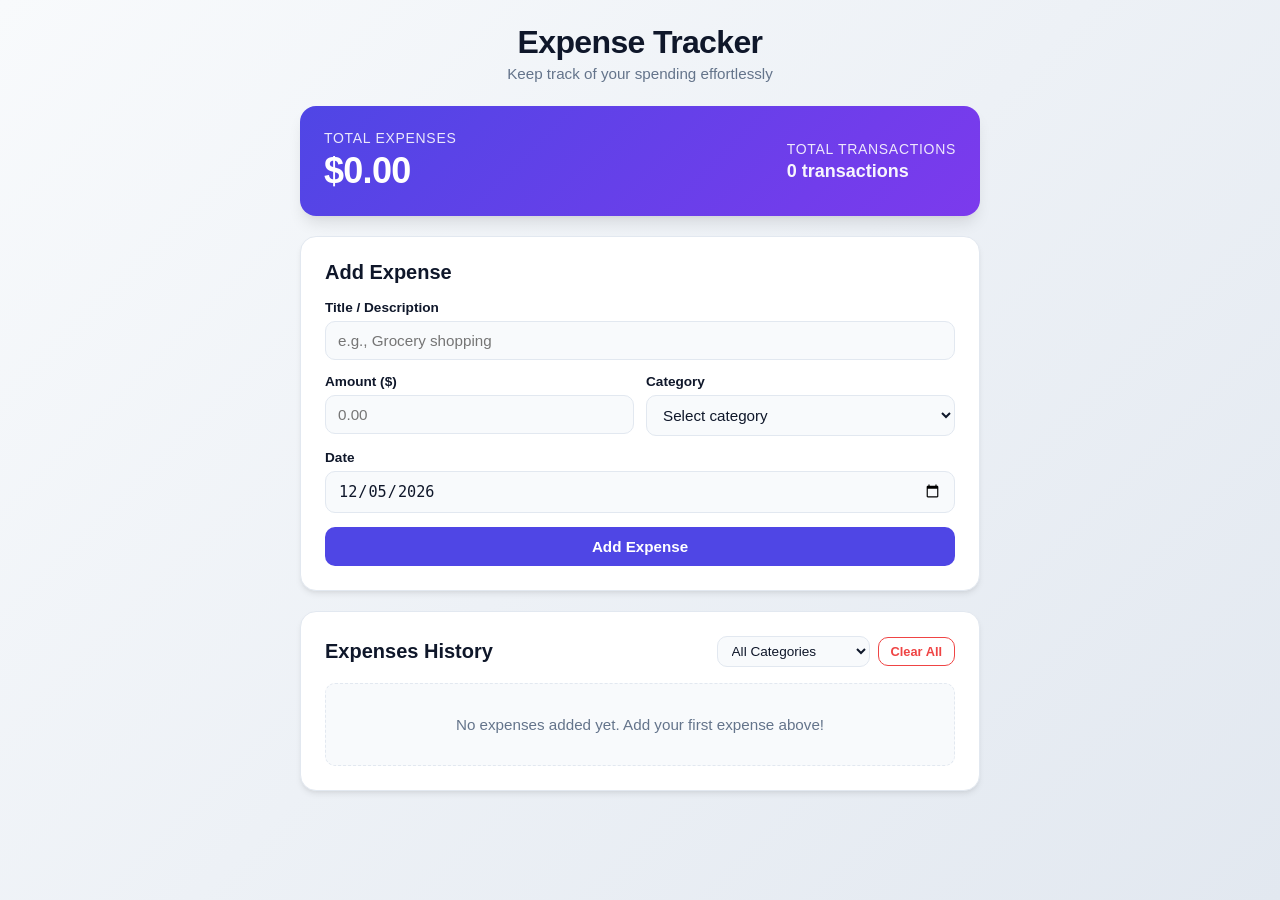
<file: index.html>
<!DOCTYPE html>
<html lang="en">
<head>
  <meta charset="UTF-8" />
  <meta name="viewport" content="width=device-width, initial-scale=1.0" />
  <title>Expense Tracker</title>
  <link rel="stylesheet" href="style.css" />
</head>
<body>
  <div class="app-container">
    <header class="app-header">
      <h1>Expense Tracker</h1>
      <p class="subtitle">Keep track of your spending effortlessly</p>
    </header>

    <main class="dashboard">
      <!-- Total Summary Card -->
      <section class="summary-card" aria-label="Expenses Overview">
        <div class="summary-item">
          <span class="summary-label">Total Expenses</span>
          <span id="total-amount" class="summary-value">$0.00</span>
        </div>
        <div class="summary-item">
          <span class="summary-label">Total Transactions</span>
          <span id="total-count" class="summary-count">0 items</span>
        </div>
      </section>

      <!-- Add Expense Form -->
      <section class="card form-card">
        <h2>Add Expense</h2>
        <form id="expense-form" novalidate>
          <div class="form-group">
            <label for="expense-title">Title / Description</label>
            <input
              type="text"
              id="expense-title"
              name="title"
              placeholder="e.g., Grocery shopping"
              required
            />
          </div>

          <div class="form-row">
            <div class="form-group">
              <label for="expense-amount">Amount ($)</label>
              <input
                type="number"
                id="expense-amount"
                name="amount"
                placeholder="0.00"
                min="0.01"
                step="0.01"
                required
              />
            </div>

            <div class="form-group">
              <label for="expense-category">Category</label>
              <select id="expense-category" name="category" required>
                <option value="" disabled selected>Select category</option>
                <option value="Food & Dining">Food &amp; Dining</option>
                <option value="Groceries">Groceries</option>
                <option value="Transportation">Transportation</option>
                <option value="Housing & Utilities">Housing &amp; Utilities</option>
                <option value="Entertainment">Entertainment</option>
                <option value="Shopping">Shopping</option>
                <option value="Healthcare">Healthcare</option>
                <option value="Education">Education</option>
                <option value="Personal Care">Personal Care</option>
                <option value="Other">Other</option>
              </select>
            </div>
          </div>

          <div class="form-group">
            <label for="expense-date">Date</label>
            <input type="date" id="expense-date" name="date" required />
          </div>

          <div id="form-error" class="error-message" role="alert" style="display: none;"></div>

          <button type="submit" id="add-btn" class="btn btn-primary">
            <span>Add Expense</span>
          </button>
        </form>
      </section>

      <!-- Category Breakdown & Filters -->
      <section class="card list-card">
        <div class="list-header">
          <h2>Expenses History</h2>
          <div class="filters">
            <label for="filter-category" class="sr-only">Filter by category</label>
            <select id="filter-category">
              <option value="ALL">All Categories</option>
              <option value="Food & Dining">Food &amp; Dining</option>
              <option value="Groceries">Groceries</option>
              <option value="Transportation">Transportation</option>
              <option value="Housing & Utilities">Housing &amp; Utilities</option>
              <option value="Entertainment">Entertainment</option>
              <option value="Shopping">Shopping</option>
              <option value="Healthcare">Healthcare</option>
              <option value="Education">Education</option>
              <option value="Personal Care">Personal Care</option>
              <option value="Other">Other</option>
            </select>
            <button id="clear-all-btn" class="btn btn-outline-danger" title="Clear all stored expenses">
              Clear All
            </button>
          </div>
        </div>

        <div id="empty-state" class="empty-state">
          <p>No expenses added yet. Add your first expense above!</p>
        </div>

        <ul id="expense-list" class="expense-list" aria-live="polite"></ul>
      </section>
    </main>
  </div>

  <script src="app.js"></script>
</body>
</html>
</file>
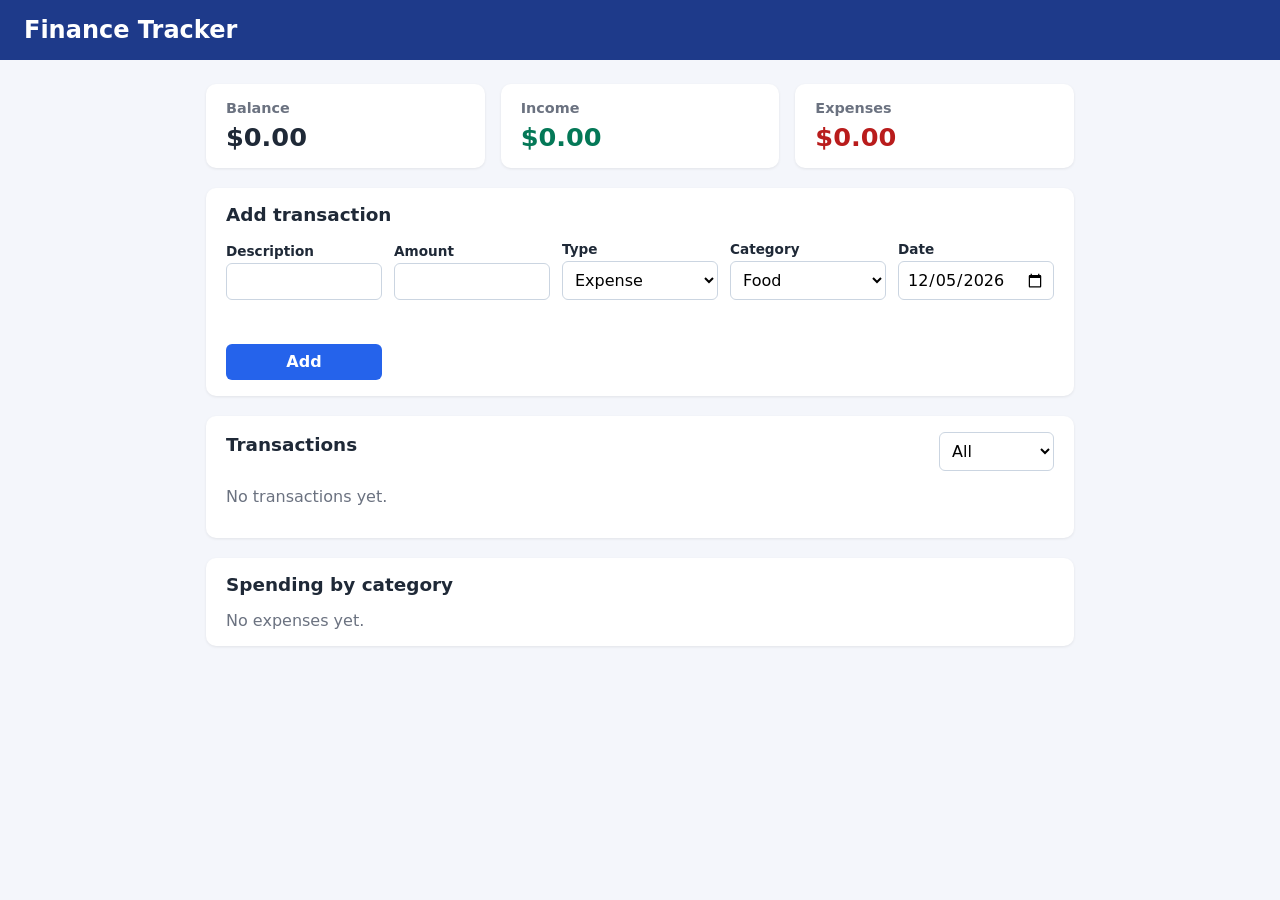
<file: FinanceTracker/index.html>
<!DOCTYPE html>
<html lang="en">
<head>
  <meta charset="UTF-8">
  <meta name="viewport" content="width=device-width, initial-scale=1.0">
  <title>Finance Tracker</title>
  <link rel="stylesheet" href="styles.css">
</head>
<body>
  <header class="header">
    <h1>Finance Tracker</h1>
  </header>

  <main class="container">
    <section class="summary" aria-label="Summary">
      <div class="card">
        <h2>Balance</h2>
        <p id="balance" class="amount">$0.00</p>
      </div>
      <div class="card income">
        <h2>Income</h2>
        <p id="total-income" class="amount">$0.00</p>
      </div>
      <div class="card expense">
        <h2>Expenses</h2>
        <p id="total-expense" class="amount">$0.00</p>
      </div>
    </section>

    <section class="panel" aria-labelledby="add-heading">
      <h2 id="add-heading">Add transaction</h2>
      <form id="tx-form" novalidate>
        <div class="field">
          <label for="description">Description</label>
          <input id="description" type="text" maxlength="80" required>
        </div>
        <div class="field">
          <label for="amount">Amount</label>
          <input id="amount" type="number" min="0.01" step="0.01" required>
        </div>
        <div class="field">
          <label for="type">Type</label>
          <select id="type">
            <option value="expense">Expense</option>
            <option value="income">Income</option>
          </select>
        </div>
        <div class="field">
          <label for="category">Category</label>
          <select id="category">
            <option>Food</option>
            <option>Transport</option>
            <option>Housing</option>
            <option>Bills</option>
            <option>Shopping</option>
            <option>Entertainment</option>
            <option>Salary</option>
            <option>Other</option>
          </select>
        </div>
        <div class="field">
          <label for="date">Date</label>
          <input id="date" type="date" required>
        </div>
        <p id="form-error" class="error" role="alert"></p>
        <button type="submit" class="button">Add</button>
      </form>
    </section>

    <section class="panel" aria-labelledby="list-heading">
      <div class="list-header">
        <h2 id="list-heading">Transactions</h2>
        <label for="filter" class="visually-hidden">Filter</label>
        <select id="filter">
          <option value="all">All</option>
          <option value="income">Income</option>
          <option value="expense">Expenses</option>
        </select>
      </div>
      <ul id="tx-list" class="tx-list"></ul>
      <p id="empty" class="empty">No transactions yet.</p>
    </section>

    <section class="panel" aria-labelledby="cat-heading">
      <h2 id="cat-heading">Spending by category</h2>
      <ul id="cat-list" class="cat-list"></ul>
    </section>
  </main>

  <script src="script.js"></script>
</body>
</html>
</file>
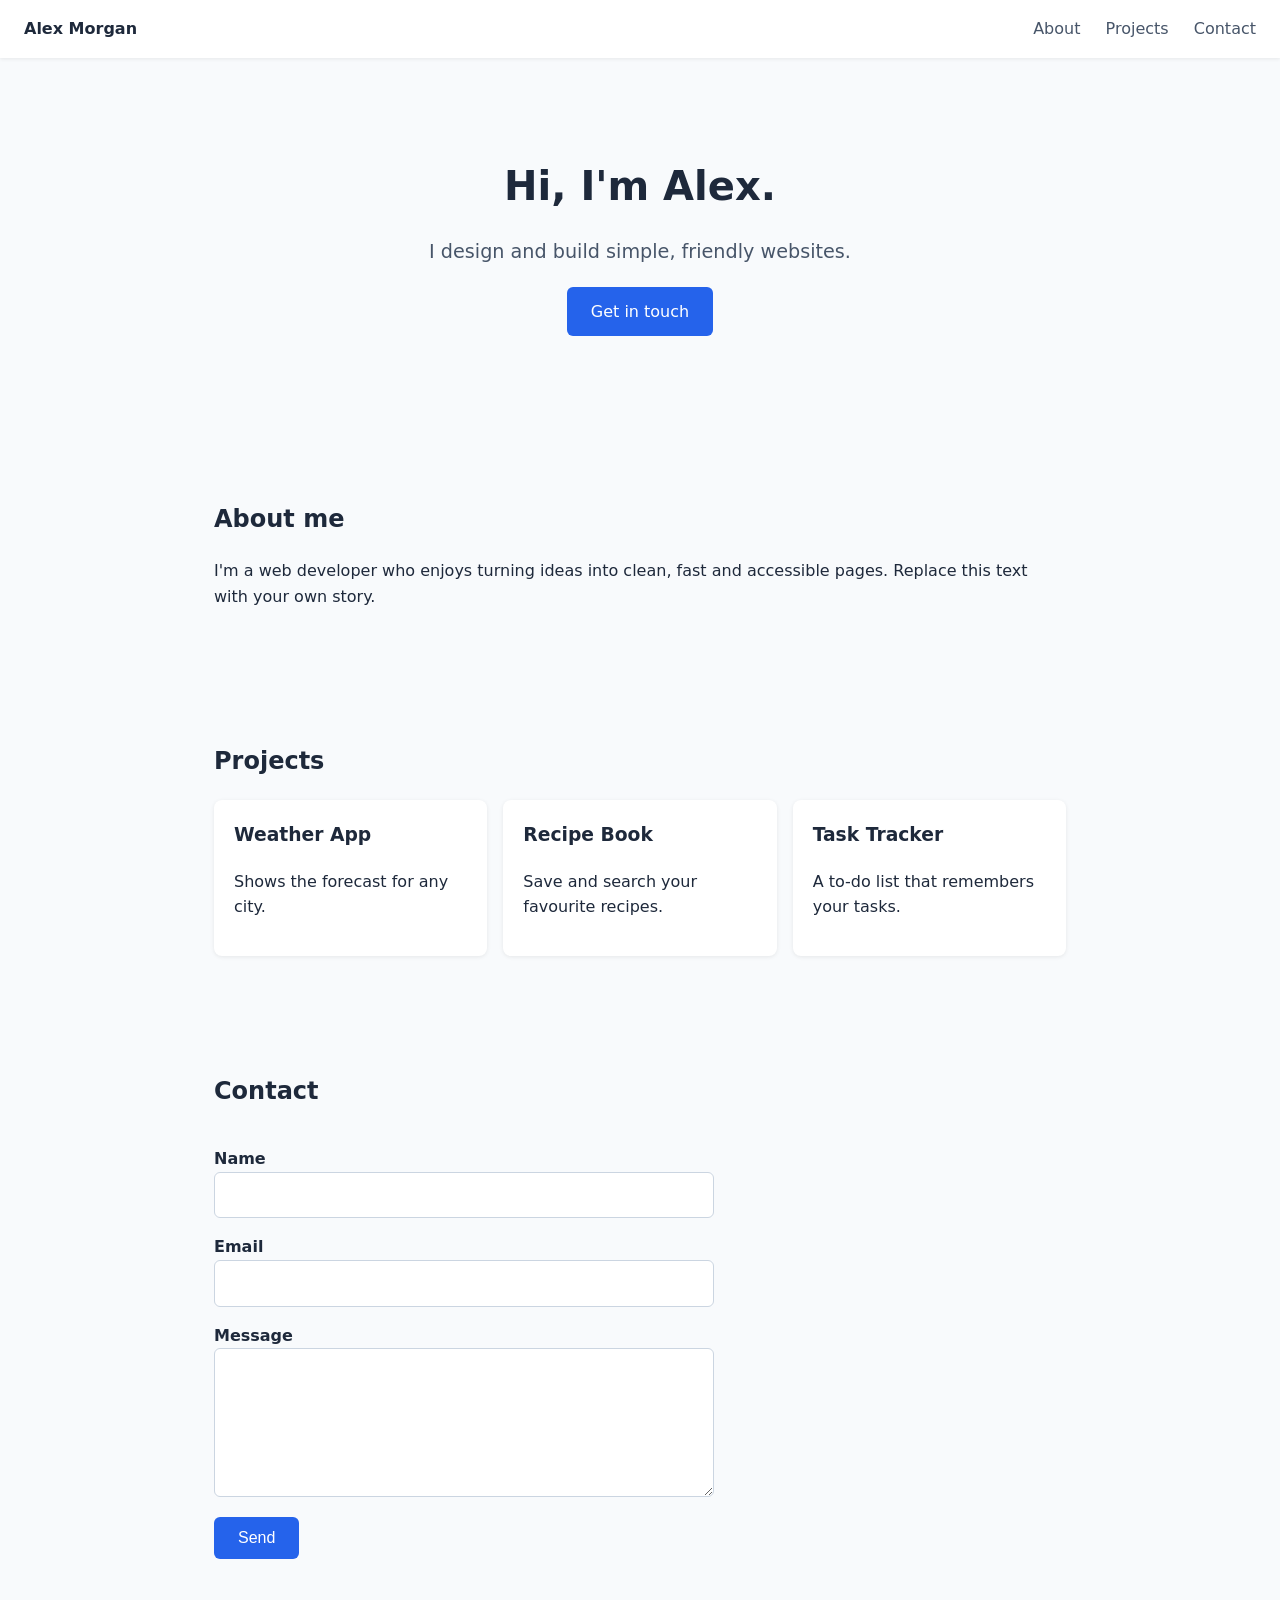
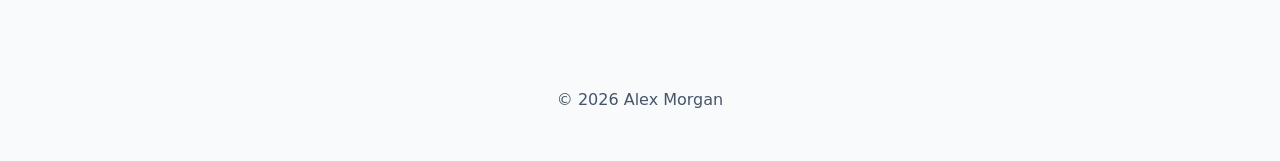
<file: MiniSite/index.html>
<!DOCTYPE html>
<html lang="en">
<head>
  <meta charset="UTF-8">
  <meta name="viewport" content="width=device-width, initial-scale=1.0">
  <title>Alex Morgan – Portfolio</title>
  <link rel="stylesheet" href="styles.css">
</head>
<body>
  <a class="skip-link" href="#main">Skip to content</a>

  <header class="site-header">
    <a class="logo" href="#home">Alex Morgan</a>
    <button class="nav-toggle" aria-expanded="false" aria-controls="nav">Menu</button>
    <nav id="nav" class="nav" aria-label="Main">
      <a href="#about">About</a>
      <a href="#projects">Projects</a>
      <a href="#contact">Contact</a>
    </nav>
  </header>

  <main id="main">
    <section id="home" class="hero">
      <h1>Hi, I'm Alex.</h1>
      <p>I design and build simple, friendly websites.</p>
      <a class="button" href="#contact">Get in touch</a>
    </section>

    <section id="about" class="section">
      <h2>About me</h2>
      <p>I'm a web developer who enjoys turning ideas into clean, fast and accessible pages.
         Replace this text with your own story.</p>
    </section>

    <section id="projects" class="section">
      <h2>Projects</h2>
      <div class="cards">
        <article class="card">
          <h3>Weather App</h3>
          <p>Shows the forecast for any city.</p>
        </article>
        <article class="card">
          <h3>Recipe Book</h3>
          <p>Save and search your favourite recipes.</p>
        </article>
        <article class="card">
          <h3>Task Tracker</h3>
          <p>A to-do list that remembers your tasks.</p>
        </article>
      </div>
    </section>

    <section id="contact" class="section">
      <h2>Contact</h2>
      <form id="contact-form" novalidate>
        <label for="name">Name</label>
        <input id="name" name="name" type="text" required maxlength="100">

        <label for="email">Email</label>
        <input id="email" name="email" type="email" required maxlength="200">

        <label for="message">Message</label>
        <textarea id="message" name="message" rows="5" required maxlength="2000"></textarea>

        <button class="button" type="submit">Send</button>
        <p id="form-status" class="form-status" role="status" aria-live="polite"></p>
      </form>
    </section>
  </main>

  <footer class="site-footer">
    <p>&copy; <span id="year"></span> Alex Morgan</p>
  </footer>

  <script src="script.js"></script>
</body>
</html>
</file>
<file: style.css>
*,
*::before,
*::after {
  box-sizing: border-box;
  margin: 0;
  padding: 0;
}

:root {
  --primary: #4f46e5;
  --primary-hover: #4338ca;
  --primary-light: #eef2ff;
  --danger: #ef4444;
  --danger-hover: #dc2626;
  --danger-light: #fef2f2;
  --bg-gradient: linear-gradient(135deg, #f8fafc 0%, #e2e8f0 100%);
  --card-bg: #ffffff;
  --text-main: #0f172a;
  --text-muted: #64748b;
  --border-color: #e2e8f0;
  --radius-lg: 16px;
  --radius-md: 10px;
  --radius-sm: 6px;
  --shadow-sm: 0 1px 2px 0 rgba(0, 0, 0, 0.05);
  --shadow-md: 0 4px 6px -1px rgba(0, 0, 0, 0.08), 0 2px 4px -2px rgba(0, 0, 0, 0.06);
  --shadow-lg: 0 10px 15px -3px rgba(0, 0, 0, 0.1), 0 4px 6px -4px rgba(0, 0, 0, 0.05);
}

body {
  font-family: -apple-system, BlinkMacSystemFont, "Segoe UI", Roboto, Oxygen,
    Ubuntu, Cantarell, "Helvetica Neue", sans-serif;
  background: var(--bg-gradient);
  color: var(--text-main);
  min-height: 100vh;
  padding: 24px 16px;
  display: flex;
  justify-content: center;
}

.app-container {
  width: 100%;
  max-width: 680px;
  margin: 0 auto;
}

.app-header {
  text-align: center;
  margin-bottom: 24px;
}

.app-header h1 {
  font-size: 2rem;
  font-weight: 700;
  color: var(--text-main);
  letter-spacing: -0.02em;
}

.subtitle {
  color: var(--text-muted);
  font-size: 0.95rem;
  margin-top: 4px;
}

.dashboard {
  display: flex;
  flex-direction: column;
  gap: 20px;
}

/* Summary Card */
.summary-card {
  background: linear-gradient(135deg, #4f46e5 0%, #7c3aed 100%);
  color: #ffffff;
  border-radius: var(--radius-lg);
  padding: 24px;
  display: flex;
  justify-content: space-between;
  align-items: center;
  box-shadow: var(--shadow-lg);
}

.summary-item {
  display: flex;
  flex-direction: column;
  gap: 4px;
}

.summary-label {
  font-size: 0.875rem;
  opacity: 0.88;
  text-transform: uppercase;
  letter-spacing: 0.05em;
  font-weight: 500;
}

.summary-value {
  font-size: 2.25rem;
  font-weight: 800;
  letter-spacing: -0.02em;
}

.summary-count {
  font-size: 1.125rem;
  font-weight: 600;
  opacity: 0.95;
}

/* Base Card */
.card {
  background-color: var(--card-bg);
  border-radius: var(--radius-lg);
  padding: 24px;
  box-shadow: var(--shadow-md);
  border: 1px solid var(--border-color);
}

.card h2 {
  font-size: 1.25rem;
  font-weight: 600;
  margin-bottom: 16px;
  color: var(--text-main);
}

/* Form Styles */
.form-group {
  display: flex;
  flex-direction: column;
  gap: 6px;
  margin-bottom: 14px;
}

.form-row {
  display: grid;
  grid-template-columns: 1fr 1fr;
  gap: 12px;
}

@media (max-width: 480px) {
  .form-row {
    grid-template-columns: 1fr;
  }
}

label {
  font-size: 0.85rem;
  font-weight: 600;
  color: var(--text-main);
}

input[type="text"],
input[type="number"],
input[type="date"],
select {
  width: 100%;
  padding: 10px 12px;
  font-size: 0.95rem;
  border: 1px solid var(--border-color);
  border-radius: var(--radius-md);
  background-color: #f8fafc;
  color: var(--text-main);
  transition: border-color 0.2s, box-shadow 0.2s;
  outline: none;
}

input[type="text"]:focus,
input[type="number"]:focus,
input[type="date"]:focus,
select:focus {
  border-color: var(--primary);
  background-color: #ffffff;
  box-shadow: 0 0 0 3px rgba(79, 70, 229, 0.15);
}

.error-message {
  color: var(--danger);
  background-color: var(--danger-light);
  border: 1px solid rgba(239, 68, 68, 0.2);
  border-radius: var(--radius-md);
  padding: 8px 12px;
  font-size: 0.85rem;
  margin-bottom: 14px;
}

.btn {
  display: inline-flex;
  align-items: center;
  justify-content: center;
  font-size: 0.95rem;
  font-weight: 600;
  border-radius: var(--radius-md);
  padding: 11px 18px;
  cursor: pointer;
  border: none;
  transition: background-color 0.2s, transform 0.1s, opacity 0.2s;
}

.btn:active {
  transform: translateY(1px);
}

.btn-primary {
  width: 100%;
  background-color: var(--primary);
  color: #ffffff;
}

.btn-primary:hover {
  background-color: var(--primary-hover);
}

.btn-outline-danger {
  background: transparent;
  color: var(--danger);
  border: 1px solid var(--danger);
  padding: 6px 12px;
  font-size: 0.8rem;
}

.btn-outline-danger:hover {
  background-color: var(--danger-light);
}

/* History List Card */
.list-header {
  display: flex;
  justify-content: space-between;
  align-items: center;
  margin-bottom: 16px;
  flex-wrap: wrap;
  gap: 10px;
}

.list-header h2 {
  margin-bottom: 0;
}

.filters {
  display: flex;
  align-items: center;
  gap: 8px;
}

.filters select {
  padding: 6px 10px;
  font-size: 0.85rem;
  width: auto;
}

.sr-only {
  position: absolute;
  width: 1px;
  height: 1px;
  padding: 0;
  margin: -1px;
  overflow: hidden;
  clip: rect(0, 0, 0, 0);
  white-space: nowrap;
  border: 0;
}

.empty-state {
  text-align: center;
  padding: 32px 16px;
  color: var(--text-muted);
  font-size: 0.95rem;
  background-color: #f8fafc;
  border-radius: var(--radius-md);
  border: 1px dashed var(--border-color);
}

.expense-list {
  list-style: none;
  display: flex;
  flex-direction: column;
  gap: 10px;
}

.expense-item {
  display: flex;
  justify-content: space-between;
  align-items: center;
  padding: 12px 14px;
  border-radius: var(--radius-md);
  background-color: #f8fafc;
  border: 1px solid var(--border-color);
  transition: background-color 0.15s ease;
}

.expense-item:hover {
  background-color: #f1f5f9;
}

.expense-info {
  display: flex;
  flex-direction: column;
  gap: 3px;
}

.expense-title {
  font-weight: 600;
  font-size: 0.95rem;
  color: var(--text-main);
}

.expense-meta {
  display: flex;
  align-items: center;
  gap: 8px;
  font-size: 0.78rem;
  color: var(--text-muted);
}

.category-tag {
  display: inline-block;
  padding: 2px 8px;
  border-radius: 9999px;
  font-weight: 500;
  font-size: 0.72rem;
  background-color: var(--primary-light);
  color: var(--primary);
}

.expense-right {
  display: flex;
  align-items: center;
  gap: 12px;
}

.expense-amount {
  font-weight: 700;
  font-size: 1.05rem;
  color: #111827;
}

.delete-btn {
  background: none;
  border: none;
  color: var(--text-muted);
  font-size: 1.25rem;
  line-height: 1;
  padding: 4px 8px;
  cursor: pointer;
  border-radius: var(--radius-sm);
  transition: color 0.15s, background-color 0.15s;
}

.delete-btn:hover {
  color: var(--danger);
  background-color: var(--danger-light);
}
</file>
<file: FinanceTracker/styles.css>
*, *::before, *::after { box-sizing: border-box; }

body {
  margin: 0;
  font-family: system-ui, -apple-system, "Segoe UI", Roboto, sans-serif;
  background: #f4f6fb;
  color: #1f2937;
}

.header {
  background: #1e3a8a;
  color: #fff;
  padding: 1rem 1.5rem;
}
.header h1 { margin: 0; font-size: 1.5rem; }

.container {
  max-width: 900px;
  margin: 1.5rem auto;
  padding: 0 1rem;
  display: grid;
  gap: 1.25rem;
}

.summary {
  display: grid;
  grid-template-columns: repeat(auto-fit, minmax(180px, 1fr));
  gap: 1rem;
}

.card, .panel {
  background: #fff;
  border-radius: 10px;
  padding: 1rem 1.25rem;
  box-shadow: 0 1px 3px rgba(0, 0, 0, 0.08);
}
.card h2 { margin: 0; font-size: 0.9rem; color: #6b7280; font-weight: 600; }
.amount { margin: 0.4rem 0 0; font-size: 1.6rem; font-weight: 700; }
.card.income .amount { color: #047857; }
.card.expense .amount { color: #b91c1c; }

.panel h2 { margin-top: 0; font-size: 1.15rem; }

#tx-form {
  display: grid;
  grid-template-columns: repeat(auto-fit, minmax(150px, 1fr));
  gap: 0.75rem;
  align-items: end;
}
.field { display: flex; flex-direction: column; gap: 0.3rem; }
label { font-size: 0.85rem; font-weight: 600; }
input, select {
  font: inherit;
  padding: 0.5rem;
  border: 1px solid #cbd5e1;
  border-radius: 6px;
  background: #fff;
}
input:focus, select:focus, button:focus-visible {
  outline: 2px solid #2563eb;
  outline-offset: 1px;
}

.button {
  font: inherit;
  padding: 0.55rem 1rem;
  border: none;
  border-radius: 6px;
  background: #2563eb;
  color: #fff;
  font-weight: 600;
  cursor: pointer;
}
.button:hover { background: #1d4ed8; }

.error { grid-column: 1 / -1; margin: 0; color: #b91c1c; min-height: 1.2em; }

.list-header { display: flex; justify-content: space-between; align-items: center; }

.tx-list, .cat-list { list-style: none; margin: 0; padding: 0; }
.tx-item {
  display: flex;
  align-items: center;
  gap: 0.75rem;
  padding: 0.6rem 0;
  border-bottom: 1px solid #e5e7eb;
}
.tx-info { flex: 1; min-width: 0; }
.tx-desc { margin: 0; font-weight: 600; overflow-wrap: anywhere; }
.tx-meta { margin: 0; font-size: 0.8rem; color: #6b7280; }
.tx-amount { font-weight: 700; white-space: nowrap; }
.tx-amount.income { color: #047857; }
.tx-amount.expense { color: #b91c1c; }
.delete {
  font: inherit;
  border: 1px solid #fca5a5;
  background: #fff;
  color: #b91c1c;
  border-radius: 6px;
  padding: 0.25rem 0.6rem;
  cursor: pointer;
}
.delete:hover { background: #fef2f2; }

.empty { color: #6b7280; }

.cat-item { margin-bottom: 0.6rem; }
.cat-row { display: flex; justify-content: space-between; font-size: 0.9rem; }
.bar { height: 8px; background: #e5e7eb; border-radius: 4px; overflow: hidden; margin-top: 0.25rem; }
.bar-fill { height: 100%; background: #ef4444; }

.visually-hidden {
  position: absolute;
  width: 1px; height: 1px;
  overflow: hidden;
  clip: rect(0 0 0 0);
  white-space: nowrap;
}
</file>
<file: MiniSite/styles.css>
:root {
  --bg: #f8fafc;
  --text: #1e293b;
  --muted: #475569;
  --accent: #2563eb;
  --card: #ffffff;
  --error: #b91c1c;
  --success: #15803d;
}

* { box-sizing: border-box; }

body {
  margin: 0;
  font-family: system-ui, -apple-system, "Segoe UI", Roboto, sans-serif;
  background: var(--bg);
  color: var(--text);
  line-height: 1.6;
}

.skip-link {
  position: absolute;
  left: -999px;
}
.skip-link:focus {
  left: 1rem;
  top: 1rem;
  background: var(--card);
  padding: 0.5rem 1rem;
}

.site-header {
  position: sticky;
  top: 0;
  display: flex;
  align-items: center;
  justify-content: space-between;
  padding: 1rem 1.5rem;
  background: var(--card);
  box-shadow: 0 1px 4px rgba(0, 0, 0, 0.08);
}

.logo {
  font-weight: 700;
  color: var(--text);
  text-decoration: none;
}

.nav a {
  margin-left: 1.25rem;
  color: var(--muted);
  text-decoration: none;
}
.nav a:hover, .nav a:focus { color: var(--accent); }

.nav-toggle { display: none; }

.hero {
  text-align: center;
  padding: 6rem 1.5rem;
}
.hero h1 { font-size: 2.5rem; margin: 0 0 0.5rem; }
.hero p { color: var(--muted); font-size: 1.2rem; }

.section {
  max-width: 900px;
  margin: 0 auto;
  padding: 3rem 1.5rem;
}

.cards {
  display: grid;
  grid-template-columns: repeat(auto-fit, minmax(220px, 1fr));
  gap: 1rem;
}
.card {
  background: var(--card);
  padding: 1.25rem;
  border-radius: 8px;
  box-shadow: 0 1px 4px rgba(0, 0, 0, 0.08);
}
.card h3 { margin-top: 0; }

.button {
  display: inline-block;
  background: var(--accent);
  color: #fff;
  border: none;
  padding: 0.75rem 1.5rem;
  border-radius: 6px;
  font-size: 1rem;
  text-decoration: none;
  cursor: pointer;
}
.button:hover, .button:focus { background: #1d4ed8; }

form {
  display: flex;
  flex-direction: column;
  max-width: 500px;
}
label { margin-top: 1rem; font-weight: 600; }
input, textarea {
  padding: 0.6rem;
  border: 1px solid #cbd5e1;
  border-radius: 6px;
  font: inherit;
}
form .button { margin-top: 1.25rem; align-self: flex-start; }

.form-status.error { color: var(--error); }
.form-status.success { color: var(--success); }

.site-footer {
  text-align: center;
  padding: 2rem;
  color: var(--muted);
}

@media (max-width: 600px) {
  .nav-toggle { display: block; }
  .nav { display: none; }
  .nav.open {
    display: flex;
    flex-direction: column;
    position: absolute;
    top: 100%;
    right: 0;
    left: 0;
    background: var(--card);
    padding: 1rem 1.5rem;
  }
  .nav a { margin: 0.5rem 0; }
}
</file>
